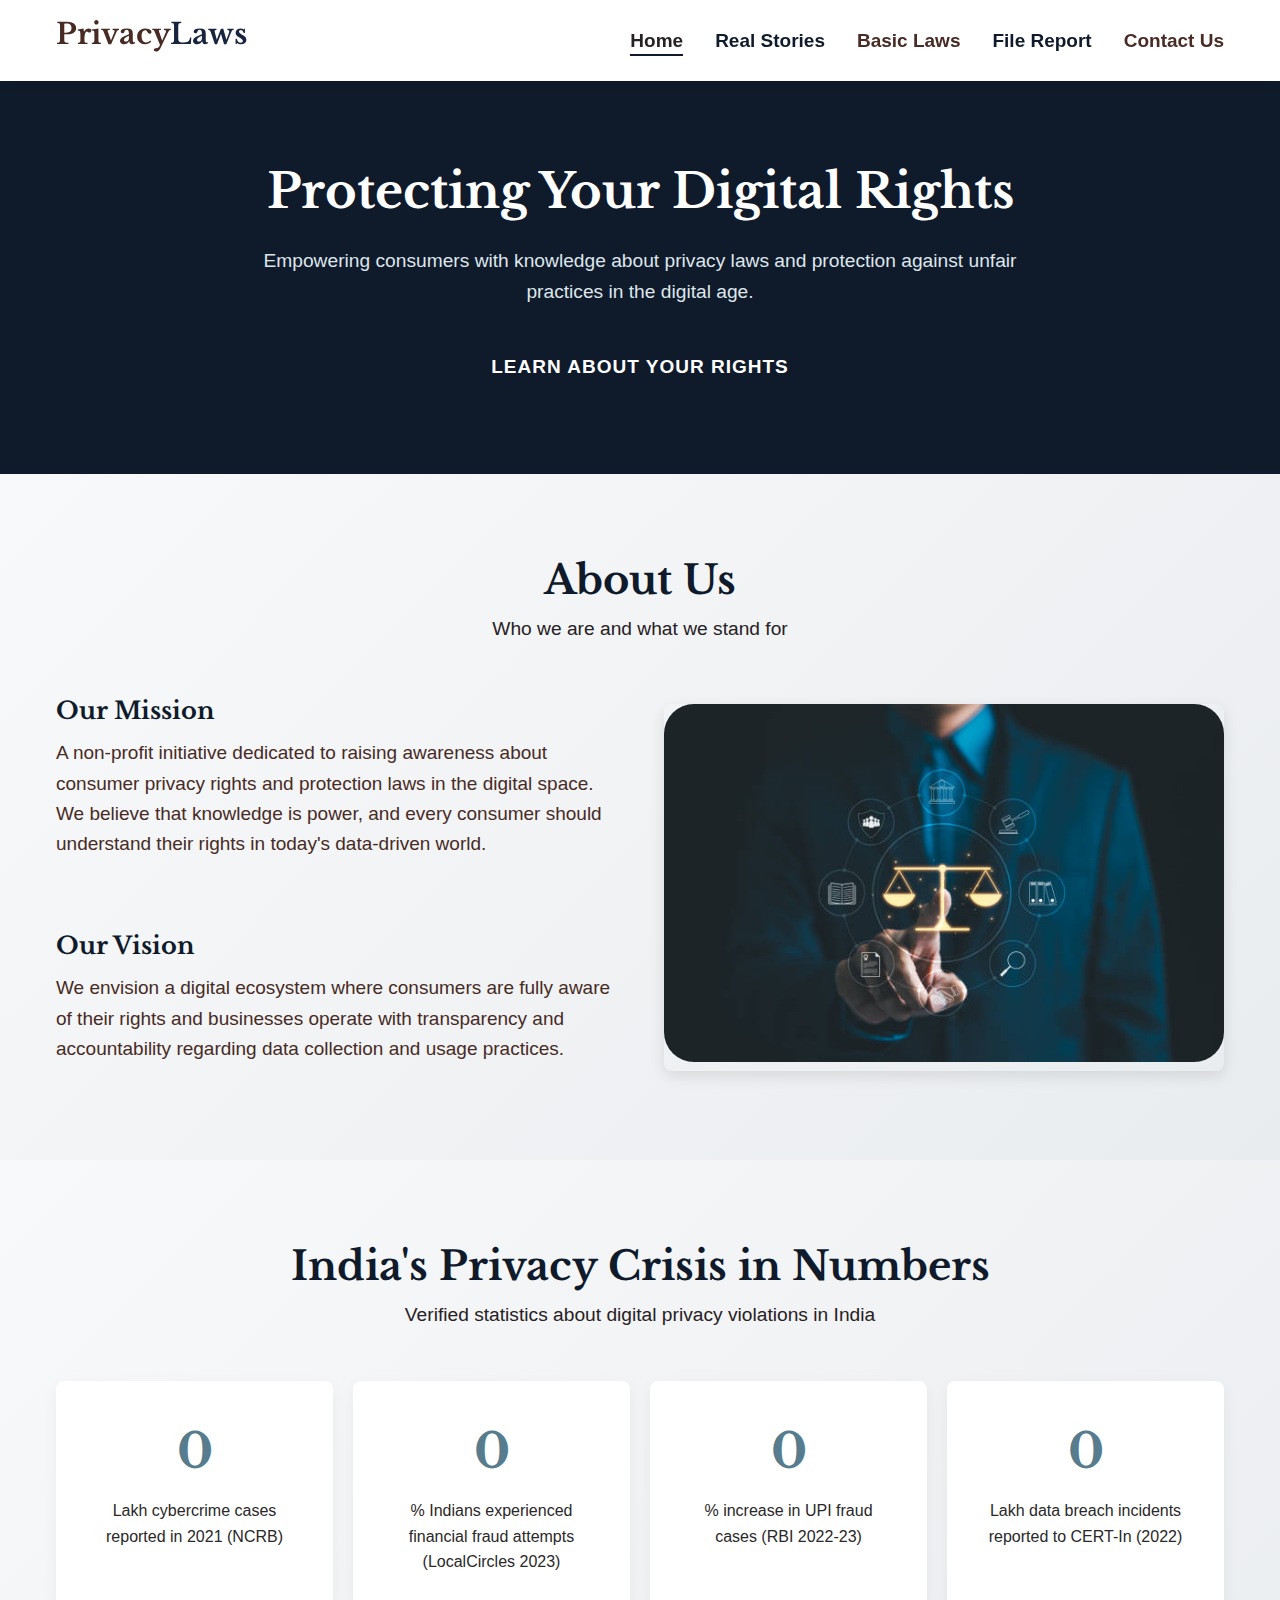
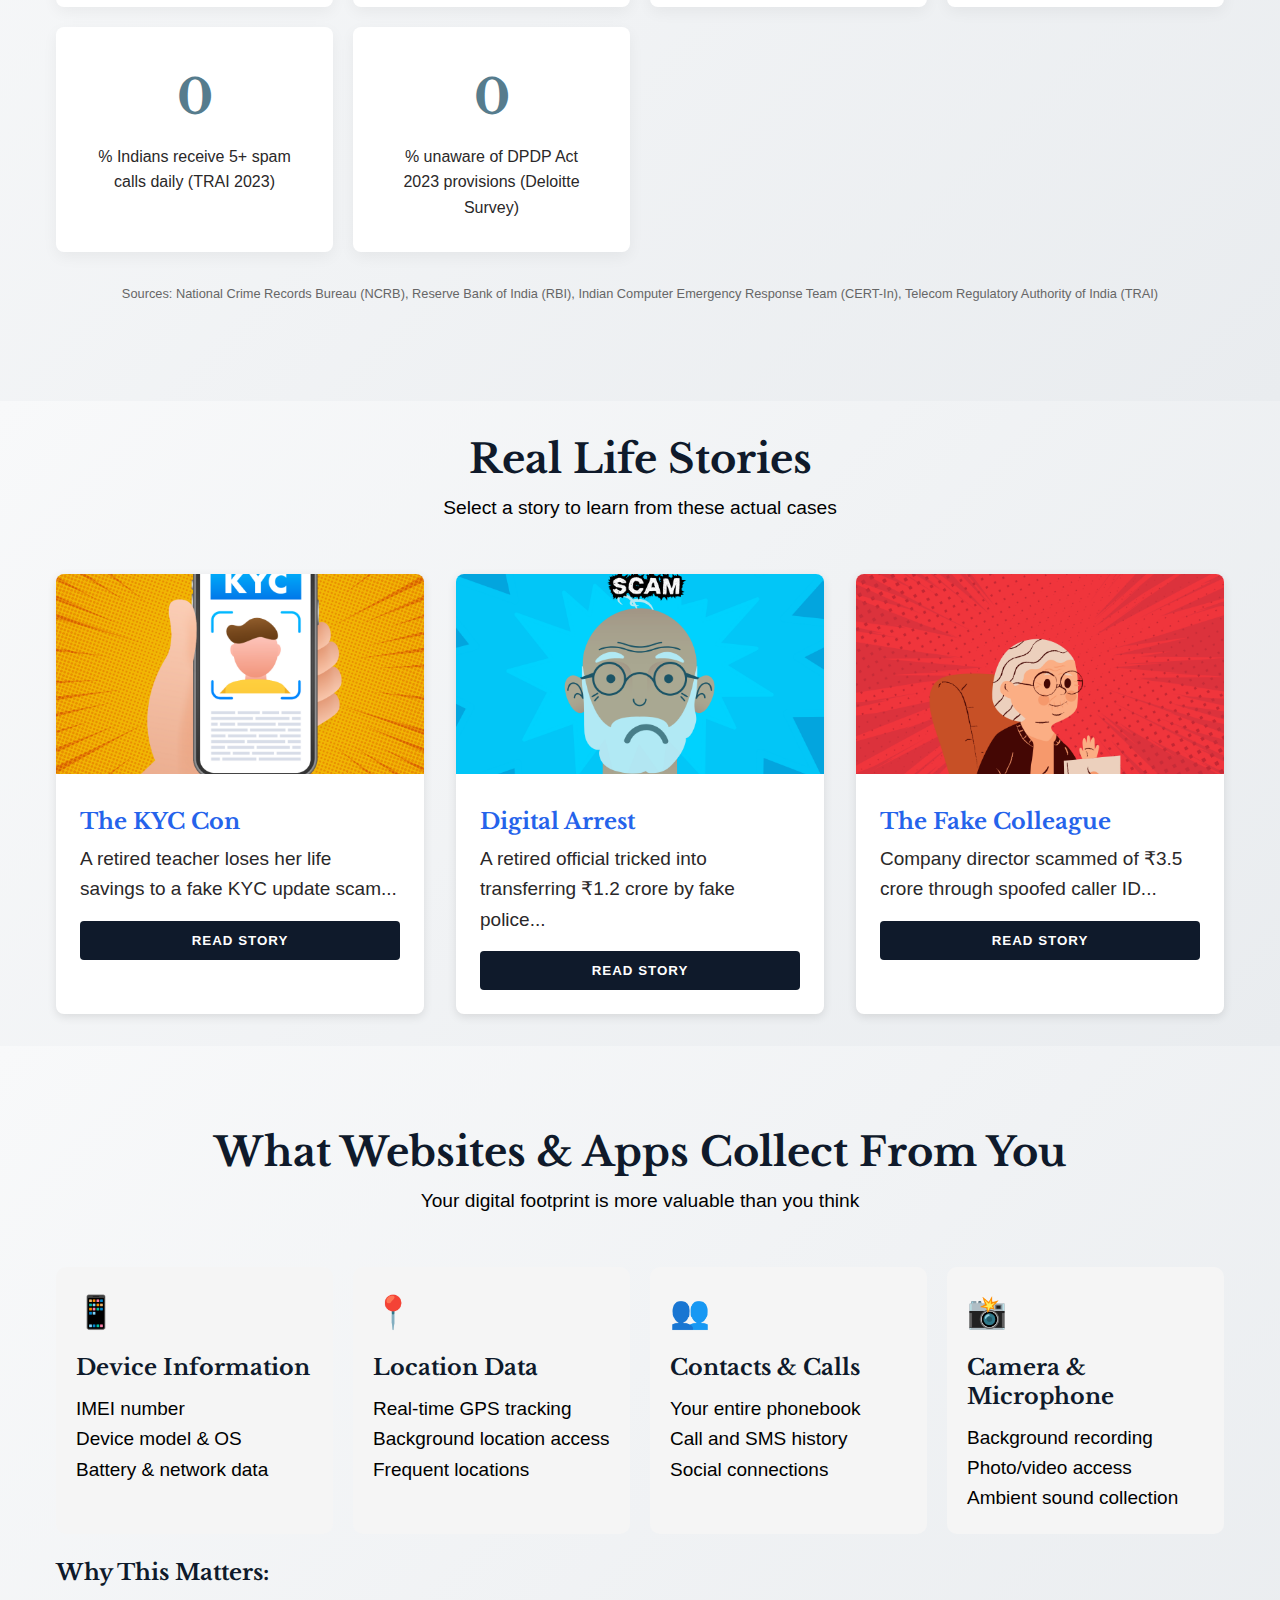
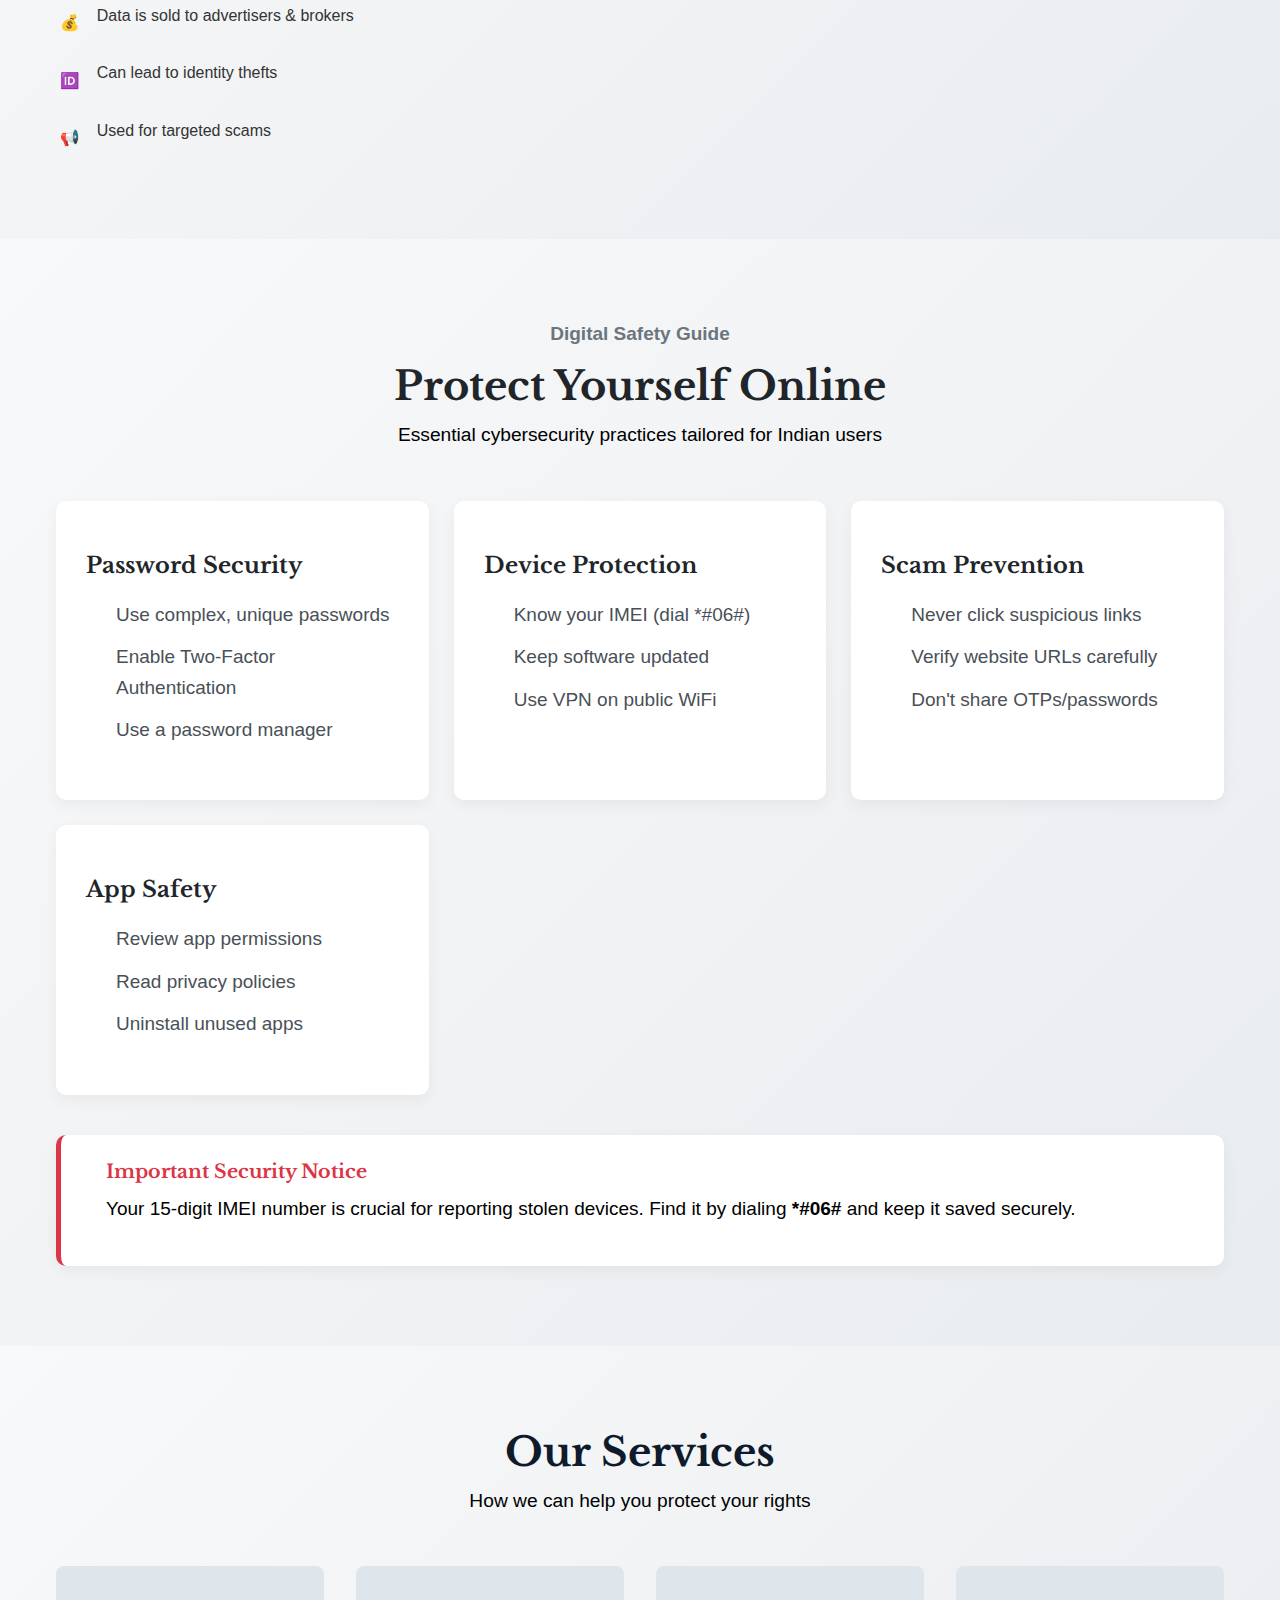
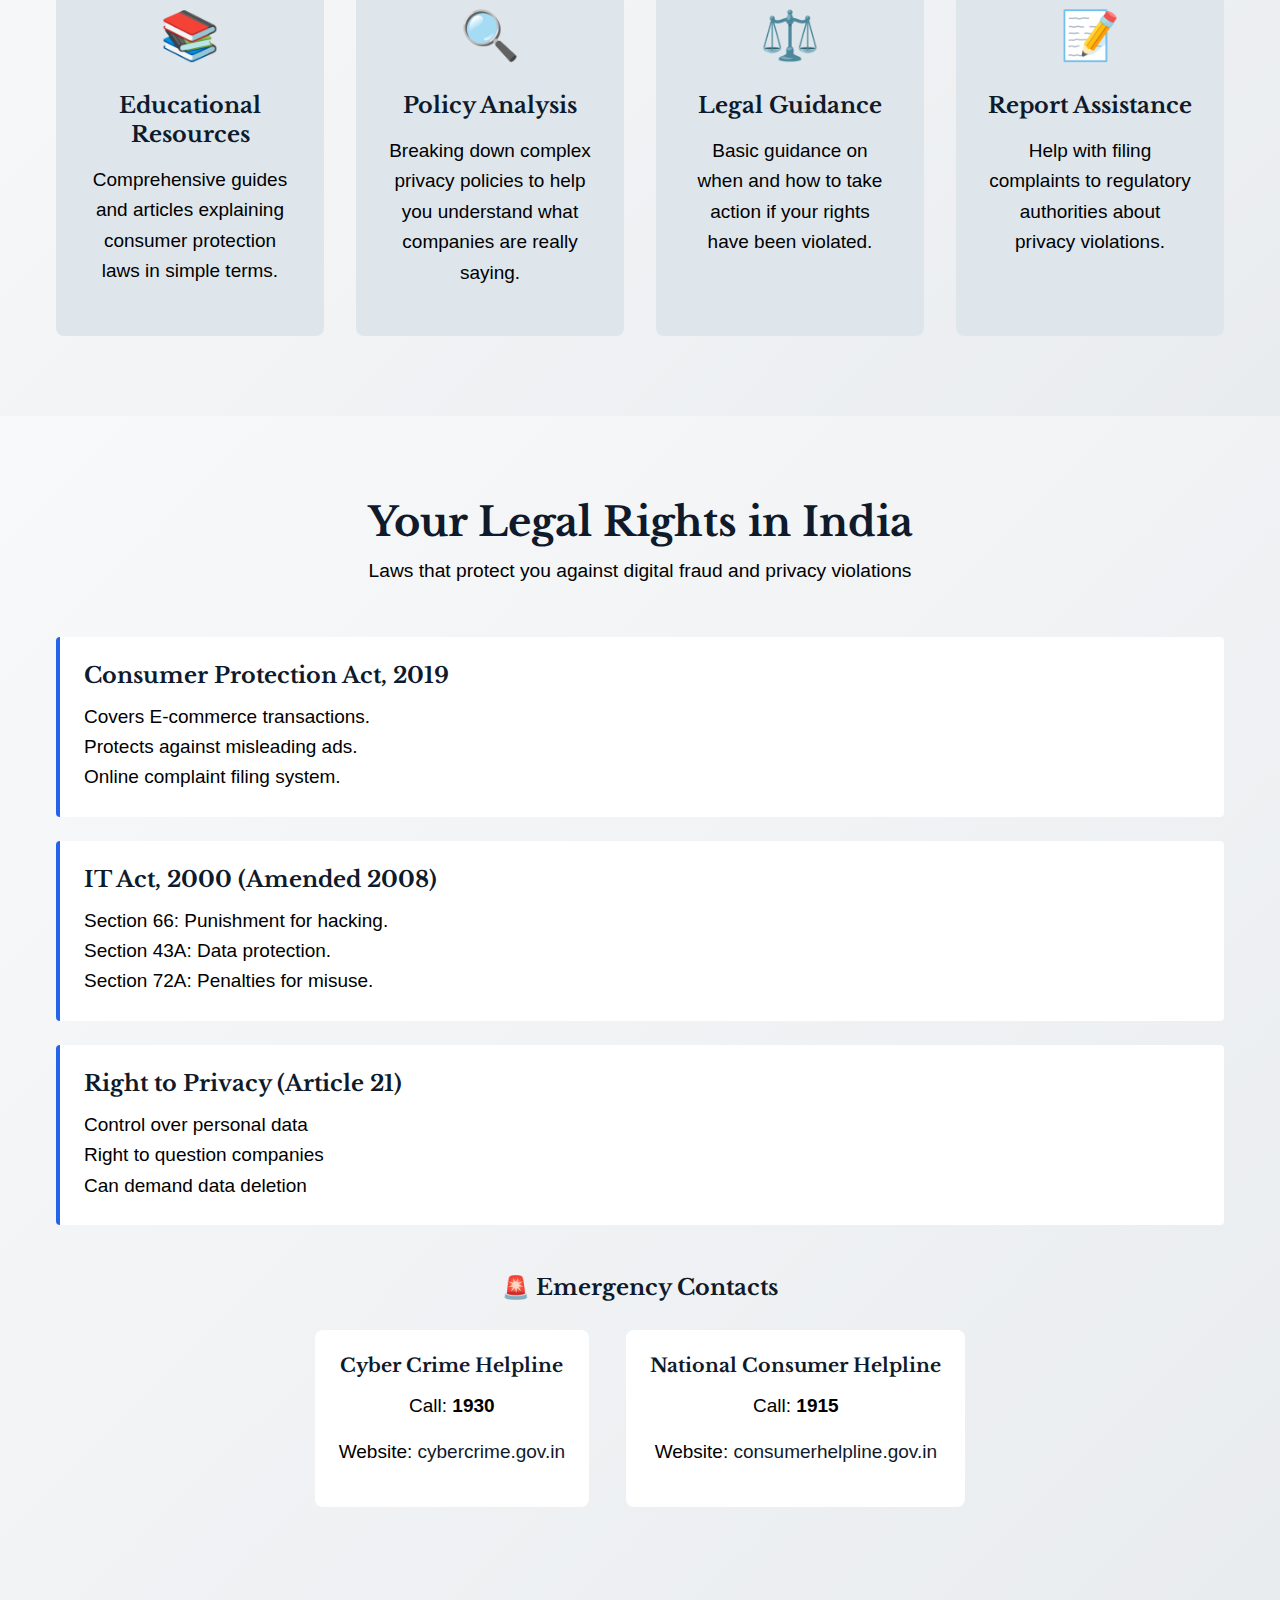
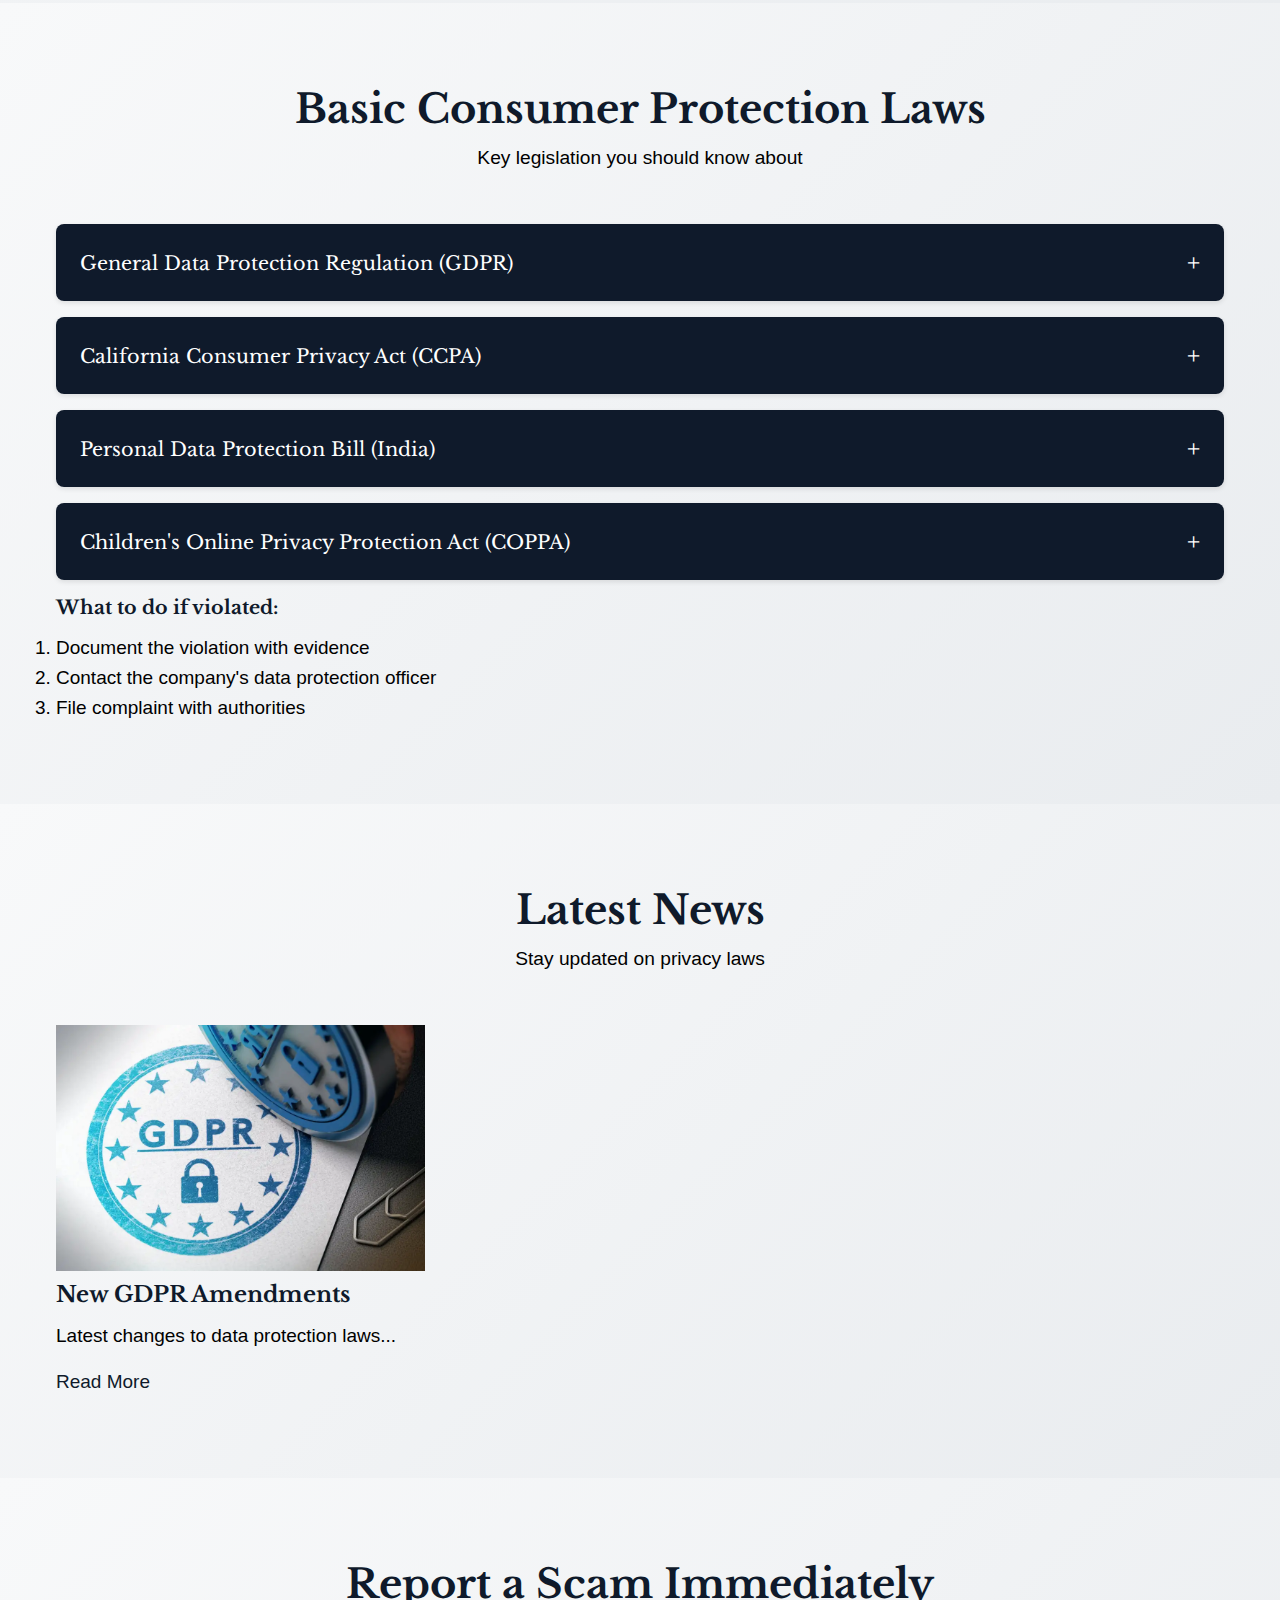
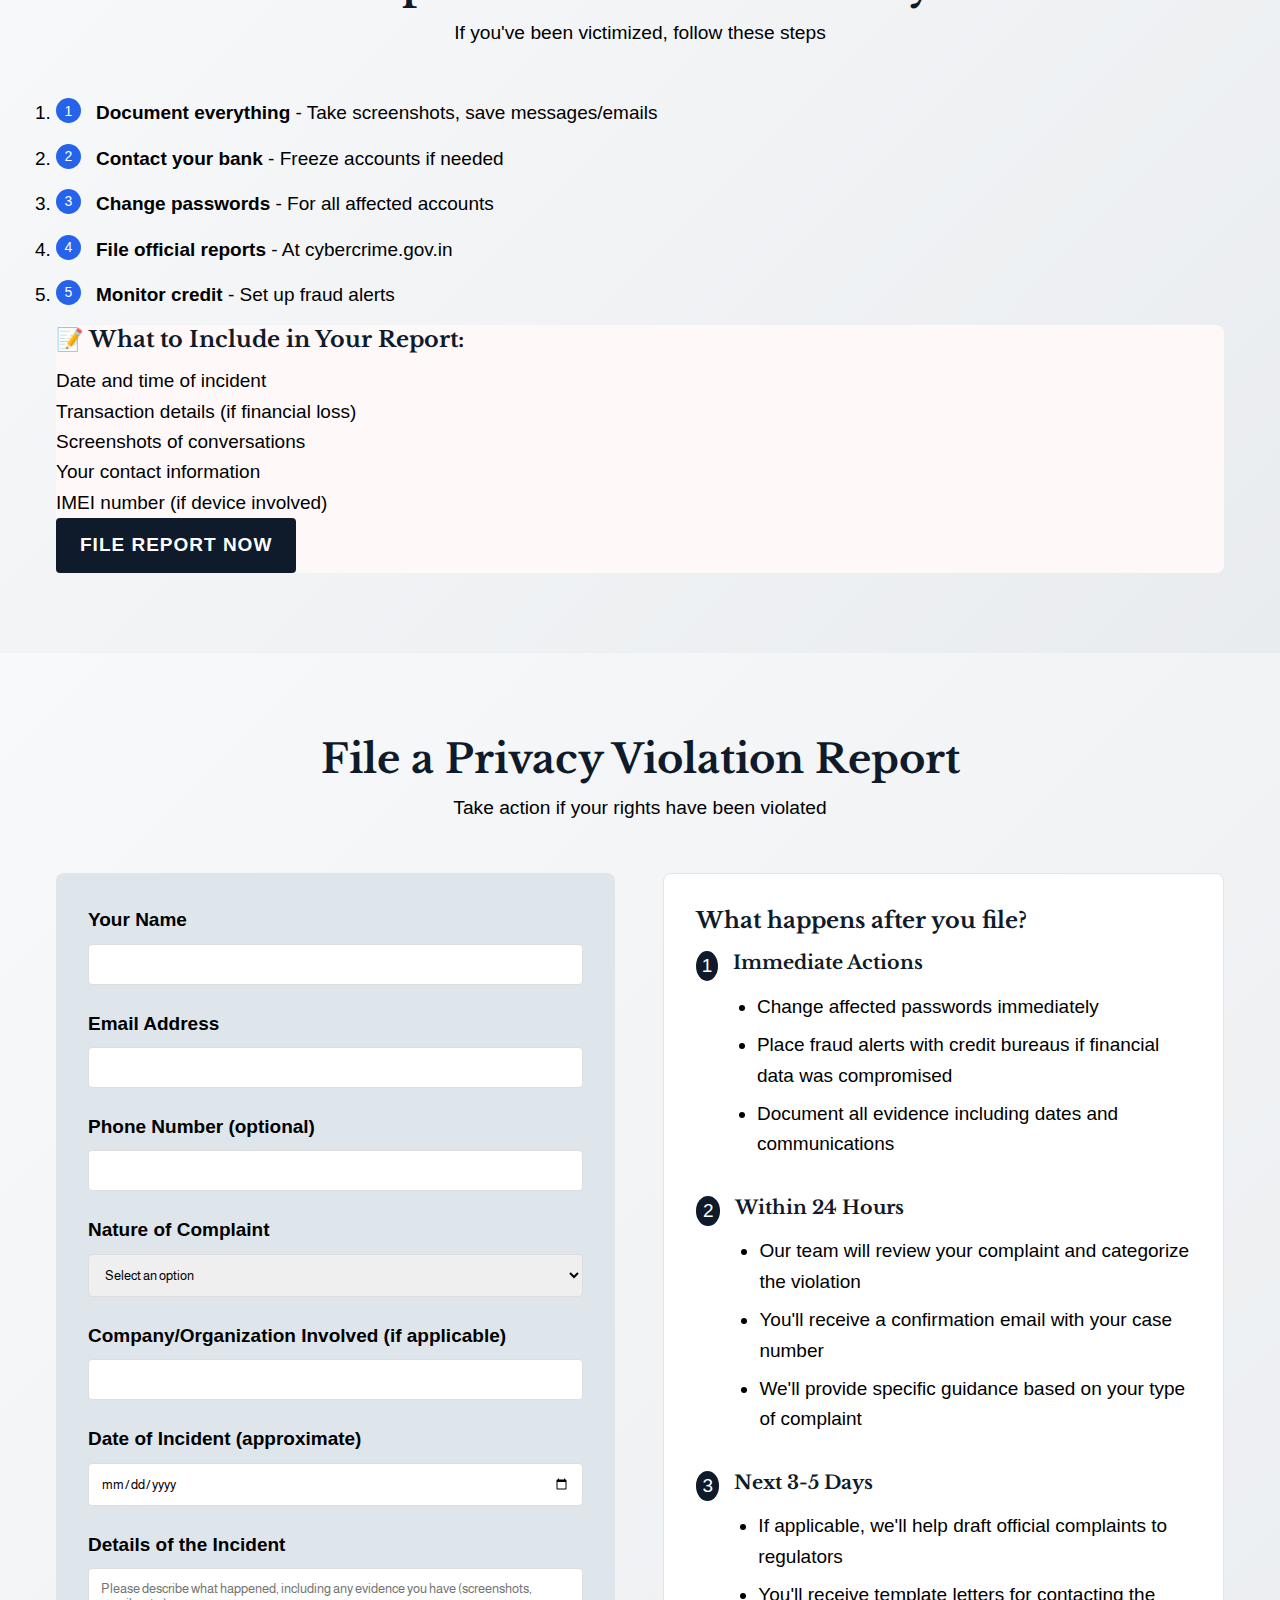
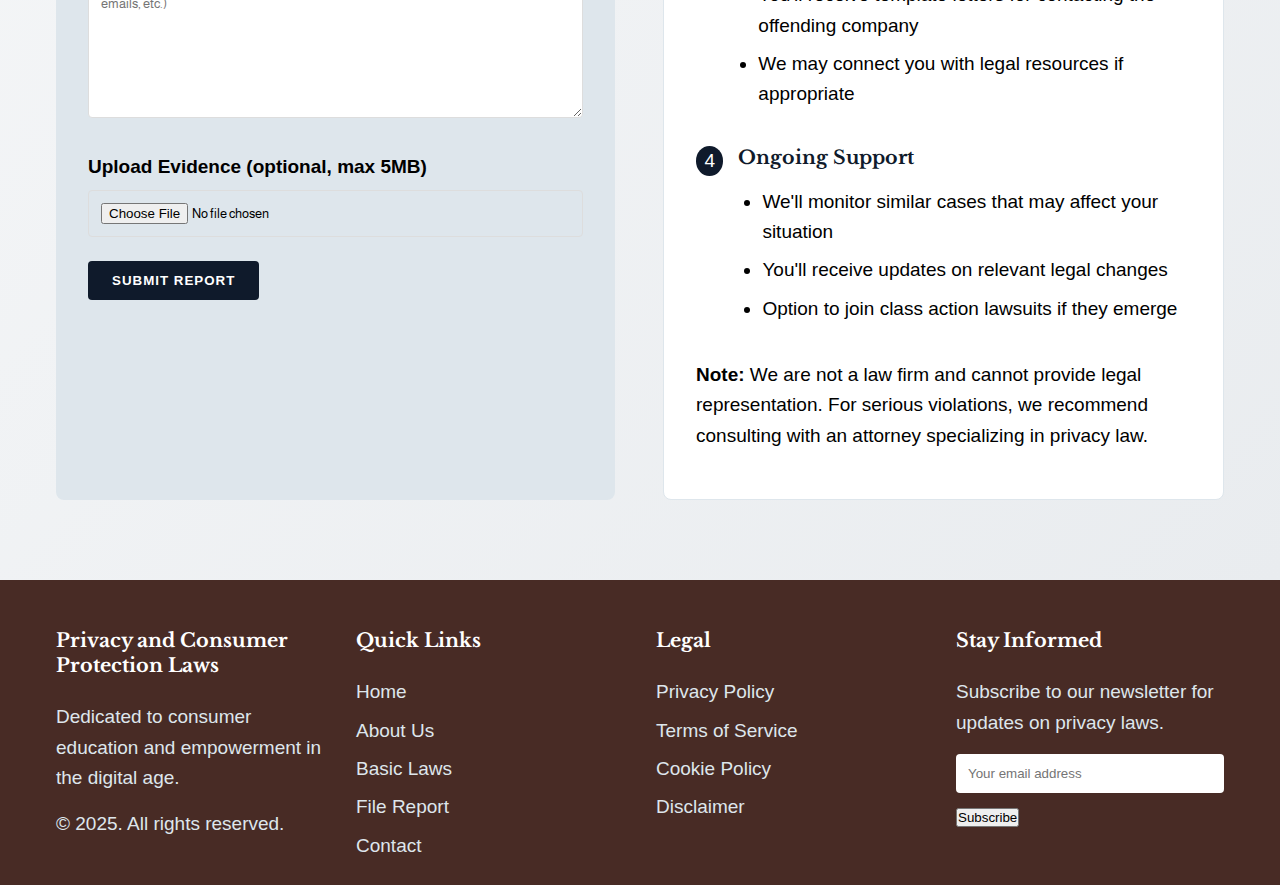
<file: index.html>
<!DOCTYPE html>
<html lang="en">
<head>
    <meta charset="UTF-8">
    <meta name="viewport" content="width=device-width, initial-scale=1.0">
    <!-- <title>PrivacyGuard | Consumer Protection Awareness</title> -->
    <title>Privacy Laws & Consumer Protection Awareness</title>
    <link rel="stylesheet" href="style.css">
    <link rel="preconnect" href="https://fonts.googleapis.com">
    <link rel="preconnect" href="https://fonts.gstatic.com" crossorigin>
    <link href="https://fonts.googleapis.com/css2?family=Libre+Baskerville:wght@400;700&family=Almarai:wght@300;400;700&display=swap" rel="stylesheet">
    <!-- Favicon -->
    <link rel="icon" href="assets/favicon.png">
</head>
<body>
    <!-- Header -->
    <header class="header">
        <div class="container">
            <div class="logo">
                <h1>Privacy<span>Laws</span></h1>
            </div>
            <nav class="nav">
                <ul>
                    <li><a href="#home" class="active" style="color: #272123;">Home</a></li>
                    <li><a href="stories" style="color: #0F1A2B;">Real Stories</a></li>
                    <li><a href="#laws" style="color: #482B25;">Basic Laws</a></li>
                    <li><a href="#report" style="color: #0F1A2B;">File Report</a></li>
                    <li><a href="#contact" style="color: #482B25;">Contact Us</a></li>
                </ul>
            </nav>
            <div class="mobile-menu-btn">
                <span></span>
                <span></span>
                <span></span>
            </div>
        </div>
    </header>

    <!-- Hero Section -->
    <section id="home" class="hero">
        <div class="container">
            <div class="hero-content">
                <h1>Protecting Your Digital Rights</h1>
                <p>Empowering consumers with knowledge about privacy laws and protection against unfair practices in the digital age.</p>
                <a href="#laws" class="btn">Learn About Your Rights</a>
            </div>
        </div>
    </section>

    <!-- About Us Section -->
    <section id="about" class="about section-padding">
        <div class="container">
            <div class="section-header">
                <h2 > About Us </h2>
                <p style="color: #272123;" >Who we are and what we stand for</p>
            </div>
            <div class="about-content">
                <div class="about-text">
                    <h3>Our Mission</h3>
                    <p>A non-profit initiative dedicated to raising awareness about consumer privacy rights and protection laws in the digital space. We believe that knowledge is power, and every consumer should understand their rights in today's data-driven world.</p>
                    <br>
                    <h3>Our Vision</h3>
                    <p>We envision a digital ecosystem where consumers are fully aware of their rights and businesses operate with transparency and accountability regarding data collection and usage practices.</p>
                </div>
                <div class="about-image">
                    <img src="assets/right2.jpg" alt="Privacy Matters" style="border-radius: 30px">
                </div>
            </div>
        </div>
    </section>

    <!-- Quick Stats Section -->
    <section id="stats" class="stats section-padding">
        <div class="container">
            <div class="section-header">
                <h2>India's Privacy Crisis in Numbers</h2>
                <p style="color: #272123;">Verified statistics about digital privacy violations in India</p>
            </div>
            <div class="stats-grid">
                <div class="stat-card">
                    <div class="stat-number" data-count="13">0</div>
                    <div class="stat-label">Lakh cybercrime cases reported in 2021 (NCRB)</div>
                </div>
                <div class="stat-card">
                    <div class="stat-number" data-count="73">0</div>
                    <div class="stat-label">% Indians experienced financial fraud attempts (LocalCircles 2023)</div>
                </div>
                <div class="stat-card">
                    <div class="stat-number" data-count="56">0</div>
                    <div class="stat-label">% increase in UPI fraud cases (RBI 2022-23)</div>
                </div>
                <div class="stat-card">
                    <div class="stat-number" data-count="3.5">0</div>
                    <div class="stat-label">Lakh data breach incidents reported to CERT-In (2022)</div>
                </div>
                <div class="stat-card">
                    <div class="stat-number" data-count="86">0</div>
                    <div class="stat-label">% Indians receive 5+ spam calls daily (TRAI 2023)</div>
                </div>
                <div class="stat-card">
                    <div class="stat-number" data-count="62">0</div>
                    <div class="stat-label">% unaware of DPDP Act 2023 provisions (Deloitte Survey)</div>
                </div>
            </div>
            <div class="stats-source">
                <p>Sources: National Crime Records Bureau (NCRB), Reserve Bank of India (RBI), Indian Computer Emergency Response Team (CERT-In), Telecom Regulatory Authority of India (TRAI)</p>
            </div>
        </div>
    </section>

    <!-- Real Stories Section -->
<section id="stories" class="story-selection section-padding">
    <div class="container">
        <div class="section-header">
            <h2>Real Life Stories</h2>
            <p class="subtitle">Select a story to learn from these actual cases</p>
        </div>

        <div class="story-grid">
            <!-- Story 1 Preview -->
            <div class="story-preview" data-story="1">
                <div class="preview-image">
                    <img src="assets/stories/story1-cover.png" alt="Retired teacher story">
                </div>
                <div class="preview-content">
                    <h3>The KYC Con</h3>
                    <p>A retired teacher loses her life savings to a fake KYC update scam...</p>
                    <button class="btn read-story">Read Story</button>
                </div>
            </div>

            <!-- Story 2 Preview -->
            <div class="story-preview" data-story="2">
                <div class="preview-image">
                    <img src="assets/stories/story2-cover.png" alt="Digital arrest story">
                </div>
                <div class="preview-content">
                    <h3>Digital Arrest</h3>
                    <p>A retired official tricked into transferring ₹1.2 crore by fake police...</p>
                    <button class="btn read-story">Read Story</button>
                </div>
            </div>

            <!-- Story 3 Preview -->
            <div class="story-preview" data-story="3">
                <div class="preview-image">
                    <img src="assets/stories/story3-cover.png" alt="Fake colleague story">
                </div>
                <div class="preview-content">
                    <h3>The Fake Colleague</h3>
                    <p>Company director scammed of ₹3.5 crore through spoofed caller ID...</p>
                    <button class="btn read-story">Read Story</button>
                </div>
            </div>
        </div>
    </div>
</section>

<script>
    document.querySelectorAll('.read-story').forEach(btn => {
        btn.addEventListener('click', function() {
            const storyId = this.closest('.story-preview').dataset.story;
            window.location.href = `story_viewer.html?story=${storyId}`;
        });
    });
</script>




    <!-- Data Collection Section -->
    <section id="data-collection" class="section-padding">
        <div class="container">
            <div class="section-header">
                <h2>What Websites & Apps Collect From You</h2>
                <p>Your digital footprint is more valuable than you think</p>
            </div>
            
            <div class="data-grid">
                <div class="info-card">
                    <div class="info-icon">📱</div>
                    <h3>Device Information</h3>
                    <ul>
                        <li>IMEI number</li>
                        <li>Device model & OS</li>
                        <li>Battery & network data</li>
                    </ul>
                </div>
                
                <div class="info-card">
                    <div class="info-icon">📍</div>
                    <h3>Location Data</h3>
                    <ul>
                        <li>Real-time GPS tracking</li>
                        <li>Background location access</li>
                        <li>Frequent locations</li>
                    </ul>
                </div>
                
                <div class="info-card">
                    <div class="info-icon">👥</div>
                    <h3>Contacts & Calls</h3>
                    <ul>
                        <li>Your entire phonebook</li>
                        <li>Call and SMS history</li>
                        <li>Social connections</li>
                    </ul>
                </div>
                
                <div class="info-card">
                    <div class="info-icon">📸</div>
                    <h3>Camera & Microphone</h3>
                    <ul>
                        <li>Background recording</li>
                        <li>Photo/video access</li>
                        <li>Ambient sound collection</li>
                    </ul>
                </div>
            </div>
            
            <div class="data-risks">
                <h3>Why This Matters:</h3>
                <div class="risk-list">
                  <div class="risk-item">
                    <span class="risk-icon">💰</span>
                    <p>Data is sold to advertisers & brokers</p>
                  </div>
                  <div class="risk-item">
                    <span class="risk-icon">🆔</span>
                    <p>Can lead to identity thefts</p>
                  </div>
                  <div class="risk-item">
                    <span class="risk-icon">📢</span>
                    <p>Used for targeted scams</p>
                  </div>
                </div>
              </div>
            </div>              
        </div>
    </section>




    <!-- Protection Tips Section - Redesigned -->
    <section id="protection" class="section-padding">
        <div class="container">
            <div class="section-header text-center">
                <span class="section-subtitle">Digital Safety Guide</span>
                <h2 class="section-title">Protect Yourself Online</h2>
                <p class="section-description">Essential cybersecurity practices tailored for Indian users</p>
            </div>
            
            <div class="protection-grid">
                <!-- Card 1: Password Security -->
                <div class="protection-card card-hover">
                    <div class="card-icon">
                        <i class="fas fa-lock"></i>
                    </div>
                    <h3>Password Security</h3>
                    <ul class="protection-tips">
                        <li><i class="fas fa-check-circle"></i> Use complex, unique passwords</li>
                        <li><i class="fas fa-check-circle"></i> Enable Two-Factor Authentication</li>
                        <li><i class="fas fa-check-circle"></i> Use a password manager</li>
                    </ul>
                    <!-- <button class="btn-learn-more">Learn More →</button> -->
                </div>
                
                <!-- Card 2: Device Protection -->
                <div class="protection-card card-hover">
                    <div class="card-icon">
                        <i class="fas fa-shield-alt"></i>
                    </div>
                    <h3>Device Protection</h3>
                    <ul class="protection-tips">
                        <li><i class="fas fa-check-circle"></i> Know your IMEI (dial *#06#)</li>
                        <li><i class="fas fa-check-circle"></i> Keep software updated</li>
                        <li><i class="fas fa-check-circle"></i> Use VPN on public WiFi</li>
                    </ul>
                    <!-- <button class="btn-learn-more">Learn More →</button> -->
                </div>
                
                <!-- Card 3: Scam Prevention -->
                <div class="protection-card card-hover">
                    <div class="card-icon">
                        <i class="fas fa-user-shield"></i>
                    </div>
                    <h3>Scam Prevention</h3>
                    <ul class="protection-tips">
                        <li><i class="fas fa-check-circle"></i> Never click suspicious links</li>
                        <li><i class="fas fa-check-circle"></i> Verify website URLs carefully</li>
                        <li><i class="fas fa-check-circle"></i> Don't share OTPs/passwords</li>
                    </ul>
                    <!-- <button class="btn-learn-more">Learn More →</button> -->
                </div>
                
                <!-- Card 4: App Safety -->
                <div class="protection-card card-hover">
                    <div class="card-icon">
                        <i class="fas fa-mobile-alt"></i>
                    </div>
                    <h3>App Safety</h3>
                    <ul class="protection-tips">
                        <li><i class="fas fa-check-circle"></i> Review app permissions</li>
                        <li><i class="fas fa-check-circle"></i> Read privacy policies</li>
                        <li><i class="fas fa-check-circle"></i> Uninstall unused apps</li>
                    </ul>
                    <!-- <button class="btn-learn-more">Learn More →</button> -->
                </div>
            </div>
            
            <!-- IMEI Notice Box -->
            <div class="notice-box important-notice">
                <div class="notice-icon">
                    <i class="fas fa-exclamation-triangle"></i>
                </div>
                <div class="notice-content">
                    <h4>Important Security Notice</h4>
                    <p>Your 15-digit IMEI number is crucial for reporting stolen devices. Find it by dialing <strong>*#06#</strong> and keep it saved securely.</p>
                </div>
            </div>
        </div>
    </section>




    <!-- Services Section -->
    <section id="services" class="services section-padding">
        <div class="container">
            <div class="section-header">
                <h2>Our Services</h2>
                <p>How we can help you protect your rights</p>
            </div>
            <div class="services-grid">
                <div class="service-card">
                    <div class="service-icon">📚</div>
                    <h3>Educational Resources</h3>
                    <p>Comprehensive guides and articles explaining consumer protection laws in simple terms.</p>
                </div>
                <div class="service-card">
                    <div class="service-icon">🔍</div>
                    <h3>Policy Analysis</h3>
                    <p>Breaking down complex privacy policies to help you understand what companies are really saying.</p>
                </div>
                <div class="service-card">
                    <div class="service-icon">⚖️</div>
                    <h3>Legal Guidance</h3>
                    <p>Basic guidance on when and how to take action if your rights have been violated.</p>
                </div>
                <div class="service-card">
                    <div class="service-icon">📝</div>
                    <h3>Report Assistance</h3>
                    <p>Help with filing complaints to regulatory authorities about privacy violations.</p>
                </div>
            </div>
        </div>
    </section>



    <!-- Laws Section -->
    <section id="laws" class="section-padding">
        <div class="container">
            <div class="section-header">
                <h2>Your Legal Rights in India</h2>
                <p>Laws that protect you against digital fraud and privacy violations</p>
            </div>
            
            <div class="laws-grid">
                <div class="law-card">
                    <h3>Consumer Protection Act, 2019</h3>
                    <ul>
                        <li>Covers E-commerce transactions.</li>
                        <li>Protects against misleading ads.</li>
                        <li>Online complaint filing system.</li>
                    </ul>
                </div>
                
                <div class="law-card">
                    <h3>IT Act, 2000 (Amended 2008)</h3>
                    <ul>
                        <li>Section 66: Punishment for hacking.</li>
                        <li>Section 43A: Data protection.</li>
                        <li>Section 72A: Penalties for misuse.</li>
                    </ul>
                </div>
                
                <div class="law-card">
                    <h3>Right to Privacy (Article 21)</h3>
                    <ul>
                        <li>Control over personal data</li>
                        <li>Right to question companies</li>
                        <li>Can demand data deletion</li>
                    </ul>
                </div>
            </div>
            
            <div class="emergency-contacts">
                <h3>🚨 Emergency Contacts</h3>
                <div class="contact-cards">
                    <div class="contact-card">
                        <h4>Cyber Crime Helpline</h4>
                        <p>Call: <strong>1930</strong></p>
                        <p>Website: <a href="https://cybercrime.gov.in" target="_blank">cybercrime.gov.in</a></p>
                    </div>
                    <div class="contact-card">
                        <h4>National Consumer Helpline</h4>
                        <p>Call: <strong>1915</strong></p>
                        <p>Website: <a href="https://consumerhelpline.gov.in" target="_blank">consumerhelpline.gov.in</a></p>
                    </div>
                </div>
            </div>
        </div>
    </section>




    <!-- Basic Laws Section -->
    <section id="laws" class="laws section-padding">
        <div class="container">
            <div class="section-header">
                <h2>Basic Consumer Protection Laws</h2>
                <p>Key legislation you should know about</p>
            </div>
            <div class="laws-accordion">
                <div class="accordion-item">
                    <button class="accordion-btn">General Data Protection Regulation (GDPR)<span>+</span></button>
                    <div class="accordion-content">
                        <p>The GDPR is a regulation in EU law on data protection and privacy in the European Union and the European Economic Area. It also addresses the transfer of personal data outside the EU and EEA areas.</p>
                        <ul>
                            <li>Right to be informed</li>
                            <li>Right of access</li>
                            <li>Right to rectification</li>
                            <li>Right to erasure</li>
                            <li>Right to restrict processing</li>
                        </ul>
                    </div>
                </div>
                <div class="accordion-item">
                    <button class="accordion-btn">California Consumer Privacy Act (CCPA)<span>+</span></button>
                    <div class="accordion-content">
                        <p>The CCPA gives California residents new rights regarding their personal information and imposes various data protection duties on certain entities conducting business in California.</p>
                        <ul>
                            <li>Right to know about personal information collected</li>
                            <li>Right to delete personal information</li>
                            <li>Right to opt-out of sale of personal information</li>
                            <li>Right to non-discrimination for exercising CCPA rights</li>
                        </ul>
                    </div>
                </div>
                <div class="accordion-item">
                    <button class="accordion-btn">Personal Data Protection Bill (India)<span>+</span></button>
                    <div class="accordion-content">
                        <p>India's proposed data protection law that seeks to provide for protection of personal data of individuals and establishes a Data Protection Authority.</p>
                        <ul>
                            <li>Right to confirmation and access</li>
                            <li>Right to correction and erasure</li>
                            <li>Right to data portability</li>
                            <li>Right to be forgotten</li>
                        </ul>
                    </div>
                </div>
                <div class="accordion-item">
                    <button class="accordion-btn">Children's Online Privacy Protection Act (COPPA)<span>+</span></button>
                    <div class="accordion-content">
                        <p>COPPA imposes certain requirements on operators of websites or online services directed to children under 13 years of age, and on operators of other websites or online services that have actual knowledge that they are collecting personal information online from a child under 13.</p>
                        <ul>
                            <li>Parental consent required for data collection</li>
                            <li>Clear privacy policies</li>
                            <li>Limited data retention</li>
                            <li>Security requirements</li>
                        </ul>
                    </div>
                </div>
            </div>
            <div class="legal-action">
                <h4>What to do if violated:</h4>
                <ol>
                    <li>Document the violation with evidence</li>
                    <li>Contact the company's data protection officer</li>
                    <li>File complaint with authorities</li>
                </ol>
            </div>
        </div>
    </section>

    <!-- Blog / News Section -->
    <section id="blog" class="blog section-padding">
        <div class="container">
            <div class="section-header">
                <h2>Latest News</h2>
                <p>Stay updated on privacy laws</p>
            </div>
            <div class="blog-grid">
                <article class="blog-card">
                    <div class="blog-image">
                        <img src="assets/placeholder.png" alt="GDPR Update">
                    </div>
                    <div class="blog-content">
                        <h3>New GDPR Amendments</h3>
                        <p>Latest changes to data protection laws...</p>
                        <a href="#" class="read-more">Read More</a>
                    </div>
                </article>
                <!-- More blog cards -->
            </div>
        </div>
    </section>



    <!-- Report Section -->
    <section id="report" class="section-padding bg-light">
        <div class="container">
            <div class="section-header">
                <h2>Report a Scam Immediately</h2>
                <p>If you've been victimized, follow these steps</p>
            </div>
            
            <div class="report-steps">
                <ol class="interactive-list">
                    <li><strong>Document everything</strong> - Take screenshots, save messages/emails</li>
                    <li><strong>Contact your bank</strong> - Freeze accounts if needed</li>
                    <li><strong>Change passwords</strong> - For all affected accounts</li>
                    <li><strong>File official reports</strong> - At cybercrime.gov.in</li>
                    <li><strong>Monitor credit</strong> - Set up fraud alerts</li>
                </ol>
            </div>
            
            <div class="scam-report-card">
                <h3>📝 What to Include in Your Report:</h3>
                <ul>
                    <li>Date and time of incident</li>
                    <li>Transaction details (if financial loss)</li>
                    <li>Screenshots of conversations</li>
                    <li>Your contact information</li>
                    <li>IMEI number (if device involved)</li>
                </ul>
                <a href="https://cybercrime.gov.in" class="btn" target="_blank">File Report Now</a>
            </div>
        </div>
    </section>



    <!-- File Report Section -->
    <section id="report" class="report section-padding">
        <div class="container">
            <div class="section-header">
                <h2>File a Privacy Violation Report</h2>
                <p>Take action if your rights have been violated</p>
            </div>
            <div class="report-form">
                <form id="complaintForm" enctype="multipart/form-data" method="POST">
                    <div class="form-group">
                        <label for="name">Your Name</label>
                        <input type="text" id="name" name="name" required>
                    </div>
                    <div class="form-group">
                        <label for="email">Email Address</label>
                        <input type="email" id="email" name="email" required>
                    </div>
                    <div class="form-group">
                        <label for="phone">Phone Number (optional)</label>
                        <input type="tel" id="phone" name="phone">
                    </div>
                    <div class="form-group">
                        <label for="issue">Nature of Complaint</label>
                        <select id="issue" name="issue" required>
                            <option value="">Select an option</option>
                            <option value="data-breach">Data Breach</option>
                            <option value="unauthorized-use">Unauthorized Data Use</option>
                            <option value="privacy-violation">Privacy Policy Violation</option>
                            <option value="identity-theft">Identity Theft</option>
                            <option value="financial-fraud">Financial Fraud</option>
                            <option value="other">Other</option>
                        </select>
                    </div>
                    <div class="form-group">
                        <label for="company">Company/Organization Involved (if applicable)</label>
                        <input type="text" id="company" name="company">
                    </div>
                    <div class="form-group">
                        <label for="date">Date of Incident (approximate)</label>
                        <input type="date" id="date" name="date">
                    </div>
                    <div class="form-group">
                        <label for="details">Details of the Incident</label>
                        <textarea id="details" name="details" rows="5" required placeholder="Please describe what happened, including any evidence you have (screenshots, emails, etc.)"></textarea>
                    </div>
                    <div class="form-group">
                        <label for="evidence">Upload Evidence (optional, max 5MB)</label>
                        <input type="file" id="evidence" name="evidence" accept=".jpg,.jpeg,.png,.pdf,.doc,.docx">
                    </div>
                    <div class="form-group">
                        <button type="submit" class="btn">Submit Report</button>
                    </div>
                </form>
                <div class="report-info">
                    <h3>What happens after you file?</h3>
                    <div class="action-steps">
                        <div class="step">
                            <div class="step-number">1</div>
                            <div class="step-content">
                                <h4>Immediate Actions</h4>
                                <ul>
                                    <li>Change affected passwords immediately</li>
                                    <li>Place fraud alerts with credit bureaus if financial data was compromised</li>
                                    <li>Document all evidence including dates and communications</li>
                                </ul>
                            </div>
                        </div>
                        <div class="step">
                            <div class="step-number">2</div>
                            <div class="step-content">
                                <h4>Within 24 Hours</h4>
                                <ul>
                                    <li>Our team will review your complaint and categorize the violation</li>
                                    <li>You'll receive a confirmation email with your case number</li>
                                    <li>We'll provide specific guidance based on your type of complaint</li>
                                </ul>
                            </div>
                        </div>
                        <div class="step">
                            <div class="step-number">3</div>
                            <div class="step-content">
                                <h4>Next 3-5 Days</h4>
                                <ul>
                                    <li>If applicable, we'll help draft official complaints to regulators</li>
                                    <li>You'll receive template letters for contacting the offending company</li>
                                    <li>We may connect you with legal resources if appropriate</li>
                                </ul>
                            </div>
                        </div>
                        <div class="step">
                            <div class="step-number">4</div>
                            <div class="step-content">
                                <h4>Ongoing Support</h4>
                                <ul>
                                    <li>We'll monitor similar cases that may affect your situation</li>
                                    <li>You'll receive updates on relevant legal changes</li>
                                    <li>Option to join class action lawsuits if they emerge</li>
                                </ul>
                            </div>
                        </div>
                    </div>
                    <div class="disclaimer">
                        <p><strong>Note:</strong> We are not a law firm and cannot provide legal representation. For serious violations, we recommend consulting with an attorney specializing in privacy law.</p>
                    </div>
                </div>
            </div>
        </div>
    </section>

    <!-- Contact Us Section -->
    <!-- <section id="contact" class="contact section-padding">
        <div class="container">
            <div class="section-header">
                <h2>Contact Us</h2>
                <p>Get in touch with our team</p>
            </div>
            <div class="contact-content">
                <div class="contact-info">
                    <h3>Our Office</h3>
                    <p><strong>Address:</strong> 123 Privacy Avenue, Digital City, DC 10101</p>
                    <p><strong>Email:</strong> info@privacyguard.org</p>
                    <p><strong>Phone:</strong> +1 (555) 123-4567</p>
                    <p><strong>Hours:</strong> Monday-Friday, 9:00 AM - 5:00 PM</p>
                    <div class="social-links">
                        <a href="#" aria-label="Twitter">🐦</a>
                        <a href="#" aria-label="Facebook">📘</a>
                        <a href="#" aria-label="LinkedIn">🔗</a>
                    </div>
                </div>
                <div class="contact-map">
                    <img src="https://via.placeholder.com/500x300/253551/E0E0DB?text=Map+Location" alt="Office Location Map">
                </div>
            </div>
        </div>
    </section> -->

    <!-- Footer -->
    <footer class="footer">
        <div class="container">
            <div class="footer-content">
                <div class="footer-about">
                    <h3>Privacy and Consumer Protection Laws</h3>
                    <p>Dedicated to consumer education and empowerment in the digital age.</p>
                    <p>© 2025. All rights reserved.</p>
                </div>
                <div class="footer-links">
                    <h3>Quick Links</h3>
                    <ul>
                        <li><a href="#home">Home</a></li>
                        <li><a href="#about">About Us</a></li>
                        <li><a href="#laws">Basic Laws</a></li>
                        <li><a href="#report">File Report</a></li>
                        <li><a href="#contact">Contact</a></li>
                    </ul>
                </div>
                <div class="footer-legal">
                    <h3>Legal</h3>
                    <ul>
                        <li><a href="#">Privacy Policy</a></li>
                        <li><a href="#">Terms of Service</a></li>
                        <li><a href="#">Cookie Policy</a></li>
                        <li><a href="#">Disclaimer</a></li>
                    </ul>
                </div>
                <div class="footer-newsletter">
                    <h3>Stay Informed</h3>
                    <p>Subscribe to our newsletter for updates on privacy laws.</p>
                    <form>
                        <input type="email" placeholder="Your email address">
                        <button type="submit">Subscribe</button>
                    </form>
                </div>
            </div>
        </div>
    </footer>

    <script src="script.js"></script>
</body>
</html>
</file>
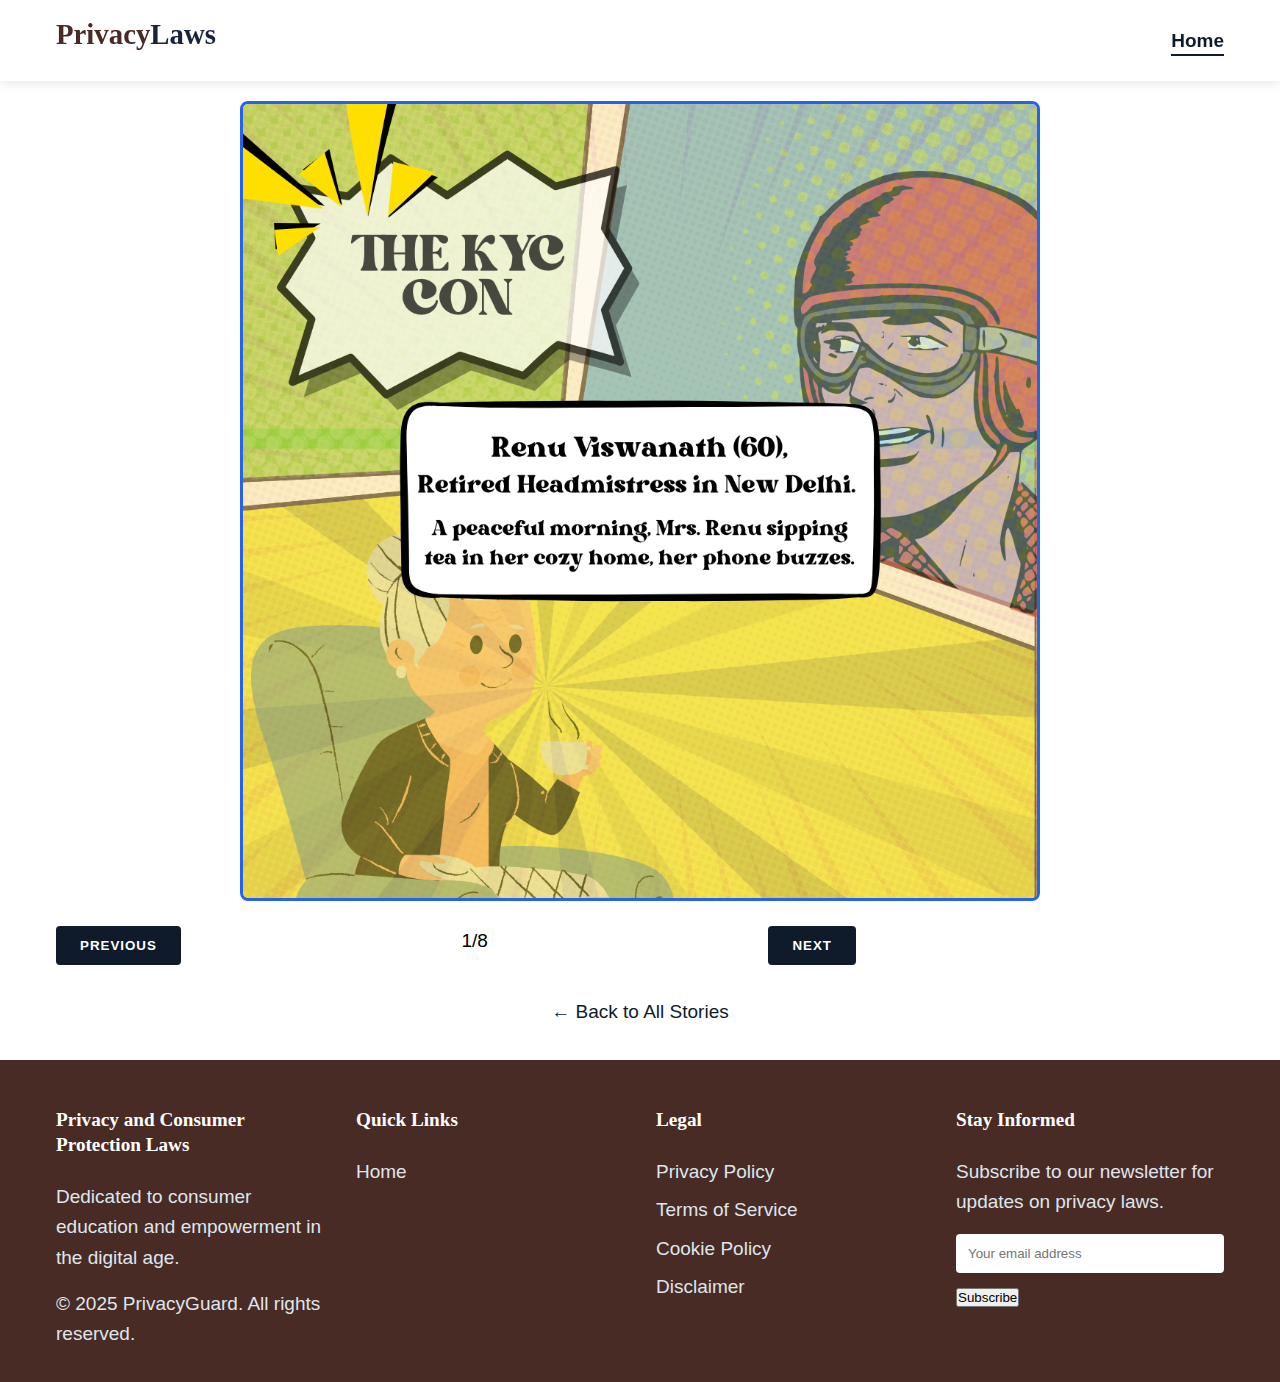
<file: story_viewer.html>
<!DOCTYPE html>
<html lang="en">
<head>
    <meta charset="UTF-8">
    <meta name="viewport" content="width=device-width, initial-scale=1.0">
    <title>PrivacyLaws | Story Viewer</title>
    <link rel="stylesheet" href="style.css">
</head>
<body>
    <!-- Header -->
    <header class="header">
        <div class="container">
            <div class="logo">
                <h1>Privacy<span>Laws</span></h1>
            </div>
            <nav class="nav">
                <ul>
                    <li><a href="index.html" class="active">Home</a></li>
                </ul>
            </nav>
            <div class="mobile-menu-btn">
                <span></span>
                <span></span>
                <span></span>
            </div>
        </div>
    </header>

    <section class="story-viewer">
        <div class="container">
            <h2 class="story-title" id="story-title">Story Title</h2>
            
            <div class="comic-container">
                <img id="comic-image" class="comic-image" src="" alt="Comic panel">
            </div>
            
            <div class="story-nav">
                <button id="prev-btn" class="btn">Previous</button>
                <span id="page-indicator">1/8</span>
                <button id="next-btn" class="btn">Next</button>
            </div>
            
            <a href="index.html" class="back-to-stories">← Back to All Stories</a>

        </div>
    </section>

    <!-- Footer -->
    <footer class="footer">
        <div class="container">
            <div class="footer-content">
                <div class="footer-about">
                    <h3>Privacy and Consumer Protection Laws</h3>
                    <p>Dedicated to consumer education and empowerment in the digital age.</p>
                    <p>© 2025 PrivacyGuard. All rights reserved.</p>
                </div>
                <div class="footer-links">
                    <h3>Quick Links</h3>
                    <ul>
                        <li><a href="index.html">Home</a></li>
                    </ul>
                </div>
                <div class="footer-legal">
                    <h3>Legal</h3>
                    <ul>
                        <li><a href="privacy-policy.html">Privacy Policy</a></li>
                        <li><a href="terms-of-service.html">Terms of Service</a></li>
                        <li><a href="cookie-policy.html">Cookie Policy</a></li>
                        <li><a href="disclaimer.html">Disclaimer</a></li>
                    </ul>
                </div>
                <div class="footer-newsletter">
                    <h3>Stay Informed</h3>
                    <p>Subscribe to our newsletter for updates on privacy laws.</p>
                    <form>
                        <input type="email" placeholder="Your email address">
                        <button type="submit">Subscribe</button>
                    </form>
                </div>
            </div>
        </div>
    </footer>

    <script>
        // Get story ID from URL
        const urlParams = new URLSearchParams(window.location.search);
        const storyId = urlParams.get('story') || '1';
        
        // Story data
        const stories = {
            '1': {
                title: "The KYC Con: How a Retired Teacher Lost Her Savings",
                panels: 8,
                description: "A fake KYC update scam that wiped out a lifetime's savings"
            },
            '2': {
                title: "Digital Arrest: The Fake Police Scam",
                panels: 8,
                description: "Sophisticated impersonation of police officials"
            },
            '3': {
                title: "The Fake Colleague: A ₹3.5 Crore Scam",
                panels: 3,
                description: "Spoofed caller ID used to impersonate a colleague"
            }
        };
        
        // Current panel state
        let currentPanel = 1;
        const totalPanels = stories[storyId].panels;
        
        // DOM elements
        const comicImage = document.getElementById('comic-image');
        const prevBtn = document.getElementById('prev-btn');
        const nextBtn = document.getElementById('next-btn');
        const pageIndicator = document.getElementById('page-indicator');
        const storyTitle = document.getElementById('story-title');
        
        // Set initial state
        storyTitle.textContent = stories[storyId].title;
        updateComicImage();
        updateNavButtons();
        
        // Event listeners
        comicImage.addEventListener('click', nextPanel);
        prevBtn.addEventListener('click', prevPanel);
        nextBtn.addEventListener('click', nextPanel);
        
        // Keyboard navigation
        document.addEventListener('keydown', (e) => {
            if (e.key === 'ArrowLeft') prevPanel();
            if (e.key === 'ArrowRight') nextPanel();
        });
        
        // Functions
        function updateComicImage() {
            comicImage.src = `assets/stories/story${storyId}-panel${currentPanel}.png`;
            comicImage.alt = `Story ${storyId} Panel ${currentPanel}`;
            pageIndicator.textContent = `${currentPanel}/${totalPanels}`;
        }
        
        function updateNavButtons() {
            prevBtn.disabled = currentPanel === 1;
            nextBtn.disabled = currentPanel === totalPanels;
        }
        
        function nextPanel() {
            if (currentPanel < totalPanels) {
                currentPanel++;
                updateComicImage();
                updateNavButtons();
            }
        }
        
        function prevPanel() {
            if (currentPanel > 1) {
                currentPanel--;
                updateComicImage();
                updateNavButtons();
            }
        }
    </script>
</body>
</html>
</file>
<file: style.css>
/* Base Styles */
:root {
    --primary: #0F1A2B;   /* Dark Blue-Grey */
    --secondary: #DEE6EC; /* Muted Blue */
    --bg-light: #DBDAD5;  /* Soft Beige Background */
    --bg-card: #C8D9E6;   /* Light Blue Card Background */
    --white: #FFFFFF;     /* White */
    --base-font-size: 19px;
}


* {
    margin: 0;
    padding: 0;
    box-sizing: border-box;
}

html {
    scroll-behavior: smooth;
}

body {
    font-family: 'Georgia', sans-serif;
    font-size: var(--base-font-size);
    line-height: 1.6;
    color: var(--dark-gray);
    background-color: var(--white);
    /* background: linear-gradient(135deg, #2563EB 0%, #4F46E5 100%); */
}

h1, h2, h3, h4, h5, h6 {
    font-family: 'Libre Baskerville', serif;
    color: var(--primary);
    margin-bottom: 0.75rem;
    line-height: 1.3;
}

p {
    margin-bottom: 1rem;
}

a {
    text-decoration: none;
    color: var(--primary);
    transition: all 0.3s ease;
}

a:hover {
    color: var(--black);
}

ul {
    list-style: none;
}

img {
    max-width: 100%;
    height: auto;
}

.container {
    width: 100%;
    max-width: 1200px;
    margin: 0 auto;
    padding: 0 1rem;
}

.btn {
    display: inline-block;
    background-color: var(--primary);
    color: var(--white);
    padding: 0.75rem 1.5rem;
    border-radius: 4px;
    font-weight: 700;
    text-transform: uppercase;
    letter-spacing: 1px;
    transition: all 0.3s ease;
    border: none;
    cursor: pointer;
}

.btn:hover {
    background-color: var(--dark-gray);
    color: var(--white);
}

.section-padding {
    padding: 5rem 0;
}

.section-header {
    text-align: center;
    margin-bottom: 3rem;
}

.section-header h2 {
    font-size: 2.5rem;
    margin-bottom: 0.5rem;
}

.section-header p {
    color: var(--dark-gray);
    font-size: 1.2rem;
}

/* Header Styles */
.header {
    background-color: var(--white);
    box-shadow: 0 2px 10px rgba(0, 0, 0, 0.1);
    position: fixed;
    width: 100%;
    top: 0;
    left: 0;
    z-index: 1000;
}

.header .container {
    display: flex;
    justify-content: space-between;
    align-items: center;
    padding: 1rem;
}

.logo h1 {
    font-size: 1.8rem;
    color: #482B25;
}

.logo h1 span {
    color: #18243E;
}

.nav ul {
    display: flex;
}

.nav ul li {
    margin-left: 2rem;
}

.nav ul li a {
    font-weight: 700;
    position: relative;
}

.nav ul li a::after {
    content: '';
    position: absolute;
    width: 0;
    height: 2px;
    background-color: var(--primary);
    bottom: -5px;
    left: 0;
    transition: width 0.3s ease;
}

.nav ul li a:hover::after,
.nav ul li a.active::after {
    width: 100%;
}

.mobile-menu-btn {
    display: none;
    flex-direction: column;
    justify-content: space-between;
    width: 30px;
    height: 21px;
    cursor: pointer;
}

.mobile-menu-btn span {
    display: block;
    height: 3px;
    width: 100%;
    background-color: var(--primary);
    border-radius: 3px;
    transition: all 0.3s ease;
}

/* Hero Section */
.hero {
    background-color: var(--primary);
    color: var(--white);
    padding: 10rem 0 5rem;
    text-align: center;
}

.hero-content h1 {
    font-size: 3rem;
    color: var(--white);
    margin-bottom: 1.5rem;
}

.hero-content p {
    font-size: 1.2rem;
    max-width: 800px;
    margin: 0 auto 2rem;
    color: var(--secondary);
}

/* About Section */
.about-content {
    display: flex;
    align-items: center;
    gap: 3rem;
    
}

.about-text {
    flex: 1;
    color: #482B25;
}

.about-text h3 {
    margin-top: 1.5rem;
    font-size: 1.5rem;
}

.about-text h3:first-child {
    margin-top: 0;
}

.about-image {
    flex: 1;
    border-radius: 8px;
    overflow: hidden;
    box-shadow: 0 5px 15px rgba(0, 0, 0, 0.1);
}




/* Stats Section */
.stats {
    background-color: #f8f9fa;
}

.stats-grid {
    display: grid;
    grid-template-columns: repeat(auto-fit, minmax(250px, 1fr));
    gap: 2rem;
    margin-top: 2rem;
}

.stat-card {
    background: white;
    padding: 2rem;
    border-radius: 8px;
    text-align: center;
    box-shadow: 0 5px 15px rgba(0,0,0,0.05);
}

.stat-number {
    font-size: 3rem;
    font-weight: 700;
    color: #567C8D;
    margin-bottom: 0.5rem;
    font-family: 'Libre Baskerville', serif;
}

.stat-label {
    color: #2A2829;
    font-size: 1rem;
}

.stats-source {
    margin-top: 2rem;
    font-size: 0.8rem;
    color: #666;
    text-align: center;
}

@media (max-width: 768px) {
    .stats-grid {
        grid-template-columns: 1fr 1fr;
    }
}

@media (max-width: 480px) {
    .stats-grid {
        grid-template-columns: 1fr;
    }
}




/* Services Section */
.services-grid {
    display: grid;
    grid-template-columns: repeat(auto-fit, minmax(250px, 1fr));
    gap: 2rem;
}

.service-card {
    background-color: var(--secondary);
    padding: 2rem;
    border-radius: 8px;
    text-align: center;
    transition: transform 0.3s ease;
}

.service-card:hover {
    transform: translateY(-10px);
}

.service-icon {
    font-size: 3rem;
    margin-bottom: 1rem;
}

.service-card h3 {
    margin-bottom: 1rem;
}

/* Laws Section */
.laws {
    background-color: var(--secondary);
}

.accordion-item {
    margin-bottom: 1rem;
    border-radius: 8px;
    overflow: hidden;
    box-shadow: 0 2px 5px rgba(0, 0, 0, 0.1);
}

.accordion-btn {
    width: 100%;
    text-align: left;
    background-color: var(--primary);
    color: var(--white);
    padding: 1.5rem;
    border: none;
    font-family: 'Libre Baskerville', serif;
    font-size: 1.2rem;
    cursor: pointer;
    display: flex;
    justify-content: space-between;
    align-items: center;
}

.accordion-btn span {
    font-size: 1.5rem;
}

.accordion-content {
    background-color: var(--white);
    max-height: 0;
    overflow: hidden;
    transition: max-height 0.3s ease;
}

.accordion-content p,
.accordion-content ul {
    padding: 0 1.5rem;
}

.accordion-content ul {
    padding-left: 2rem;
    margin: 1rem 0;
}

.accordion-content ul li {
    list-style-type: disc;
    margin-bottom: 0.5rem;
}

.accordion-content.active {
    max-height: 500px;
    padding: 1.5rem;
}

/* Report Section */
.report-form {
    display: flex;
    gap: 3rem;
}

.report-form form {
    flex: 1;
    background-color: var(--secondary);
    padding: 2rem;
    border-radius: 8px;
}

.form-group {
    margin-bottom: 1.5rem;
}

.form-group label {
    display: block;
    margin-bottom: 0.5rem;
    font-weight: 700;
}

.form-group input,
.form-group select,
.form-group textarea {
    width: 100%;
    padding: 0.75rem;
    border: 1px solid #ddd;
    border-radius: 4px;
    font-family: 'Almarai', sans-serif;
}

.form-group textarea {
    resize: vertical;
    min-height: 150px;
}

.report-info {
    flex: 1;
    padding: 2rem;
    background-color: var(--white);
    border: 1px solid var(--secondary);
    border-radius: 8px;
}

.report-info h3 {
    margin-bottom: 1rem;
}

.report-info ul {
    margin: 1rem 0;
    padding-left: 1.5rem;
}

.report-info ul li {
    list-style-type: disc;
    margin-bottom: 0.5rem;
}

/* Contact Section */
.contact-content {
    display: flex;
    gap: 3rem;
}

.contact-info {
    flex: 1;
}

.contact-info p {
    margin-bottom: 1rem;
}

.social-links {
    margin-top: 2rem;
}

.social-links a {
    display: inline-block;
    margin-right: 1rem;
    font-size: 1.5rem;
}

.contact-map {
    flex: 1;
    border-radius: 8px;
    overflow: hidden;
    box-shadow: 0 5px 15px rgba(0, 0, 0, 0.1);
}

/* Footer */
.footer {
    background-color: #482B25;
    color: var(--secondary);
    padding: 3rem 0 1rem;
}

.footer-content {
    display: grid;
    grid-template-columns: repeat(auto-fit, minmax(200px, 1fr));
    gap: 2rem;
}

.footer h3 {
    color: var(--white);
    margin-bottom: 1.5rem;
    font-size: 1.2rem;
}

.footer p,
.footer a {
    color: var(--secondary);
}

.footer a:hover {
    color: var(--white);
}

.footer ul li {
    margin-bottom: 0.5rem;
}

.footer-newsletter input {
    width: 100%;
    padding: 0.75rem;
    margin-bottom: 0.5rem;
    border: none;
    border-radius: 4px;
}

/* Responsive Styles */
@media (max-width: 992px) {
    .about-content,
    .report-form,
    .contact-content {
        flex-direction: column;
    }
    
    .about-image,
    .report-info,
    .contact-map {
        margin-top: 2rem;
    }
}

@media (max-width: 768px) {
    .nav {
        position: fixed;
        top: 80px;
        left: -100%;
        width: 100%;
        height: calc(100vh - 80px);
        background-color: var(--white);
        transition: all 0.3s ease;
    }
    
    .nav.active {
        left: 0;
    }
    
    .nav ul {
        flex-direction: column;
        padding: 2rem;
    }
    
    .nav ul li {
        margin: 1rem 0;
    }
    
    .mobile-menu-btn {
        display: flex;
    }
    
    .mobile-menu-btn.active span:nth-child(1) {
        transform: rotate(45deg) translate(5px, 5px);
    }
    
    .mobile-menu-btn.active span:nth-child(2) {
        opacity: 0;
    }
    
    .mobile-menu-btn.active span:nth-child(3) {
        transform: rotate(-45deg) translate(7px, -6px);
    }
    
    .hero-content h1 {
        font-size: 2.5rem;
    }
    
    .section-header h2 {
        font-size: 2rem;
    }
}

@media (max-width: 576px) {
    .hero-content h1 {
        font-size: 2rem;
    }
    
    .section-padding {
        padding: 3rem 0;
    }
}

/* Stats */
.stats-grid {
    display: grid;
    grid-template-columns: repeat(4, 1fr);
    gap: 20px;
}

/* Prevention Tabs */
.tab-content {
    display: none;
}
.tab-content.active {
    display: block;
}

/* Stories */
.story-slider {
    position: relative;
}
.story-card {
    display: none;
}
.story-card.active {
    display: block;
}

/* Blog */
.blog-grid {
    display: grid;
    grid-template-columns: repeat(3, 1fr);
    gap: 30px;
}

/* Action Steps */
.step {
    display: flex;
    gap: 15px;
    margin-bottom: 20px;
}
.step-number {
    background: var(--primary);
    color: white;
    border-radius: 50%;
    width: 30px;
    height: 30px;
    display: flex;
    align-items: center;
    justify-content: center;
}





.protection-tip {
    position: relative;
    padding-left: 30px;
}
.protection-tip:before {
    content: "🛡️";
    position: absolute;
    left: 0;
}
.law-card {
    border-left: 4px solid #2563EB;
}
.scam-report-card {
    background-color: #fff8f8;
    border-radius: 8px;
}
.interactive-list {
    counter-reset: step-counter;
}
.interactive-list li {
    position: relative;
    padding-left: 40px;
    margin-bottom: 15px;
}
.interactive-list li:before {
    counter-increment: step-counter;
    content: counter(step-counter);
    position: absolute;
    left: 0;
    background: #2563EB;
    color: white;
    width: 25px;
    height: 25px;
    border-radius: 50%;
    display: flex;
    align-items: center;
    justify-content: center;
    font-size: 14px;
}








.bg-light {
    background-color: #f8f9fa;
}

.info-icon {
    font-size: 2rem;
    margin-bottom: 1rem;
}

.protection-tip {
    margin-bottom: 0.5rem;
    padding-left: 1.5rem;
    position: relative;
}

.protection-tip:before {
    content: "•";
    position: absolute;
    left: 0;
    color: #2563EB;
    font-weight: bold;
}

.law-card {
    background: white;
    padding: 1.5rem;
    margin-bottom: 1.5rem;
    border-radius: 4px;
}

.emergency-contacts {
    margin-top: 3rem;
    text-align: center;
}

.contact-card {
    background: #fff;
    padding: 1.5rem;
    border-radius: 8px;
    margin: 1rem;
    display: inline-block;
    min-width: 250px;
}

.btn-outline {
    background: transparent;
    border: 2px solid #2563EB;
    color: #2563EB;
    margin-left: 1rem;
}

/* Responsive adjustments */
@media (max-width: 768px) {
    .hero-buttons .btn {
        display: block;
        width: 100%;
        margin-bottom: 1rem;
        margin-left: 0;
    }
}

.data-grid {
    display: grid;
    grid-template-columns: repeat(4, 1fr);
    gap: 20px;
}

.info-card {
    padding: 20px;
    border-radius: 10px;
    background: whitesmoke;
    box-shadow: 0 4px 8px rgba(0,0,0,0.1) 0.3s;
    transition: transform 0.3s ease;
    margin-bottom: 1.5rem;
}

.info-card:hover {
    transform: translateY(-5px);
    box-shadow: 0 10px 20px rgba(0,0,0,0.1);
}

.info-icon {
    font-size: 2rem;
    margin-bottom: 15px;
}

/* Responsive adjustments */
@media (max-width: 1024px) {
    .data-grid {
        grid-template-columns: repeat(2, 1fr);
    }
}

@media (max-width: 600px) {
    .data-grid {
        grid-template-columns: 1fr;
    }
}

.risk-list {
    display: flex;
    flex-direction: column;
    gap: 1rem;
    margin-top: 1rem;
  }
  
  .risk-item {
    display: flex;
    align-items: center;
    gap: 0.8rem;
    font-size: 1rem;
    color: #333;
  }
  
  .risk-icon {
    font-size: 1.4rem;
    line-height: 1;
    transform: scale(0.7);
  }
  

/* Protection Section Styling */
.section-padding {
    padding: 80px 0;
    background: linear-gradient(135deg, #f8f9fa 0%, #e9ecef 100%);
}

.section-header {
    margin-bottom: 50px;
}

.section-subtitle {
    display: block;
    color: #6c757d;
    font-weight: 600;
    margin-bottom: 10px;
}

.section-title {
    font-size: 2.5rem;
    color: #212529;
    margin-bottom: 15px;
}

.section-description {
    color: #6c757d;
    max-width: 700px;
    margin: 0 auto;
}

.protection-grid {
    display: grid;
    grid-template-columns: repeat(auto-fit, minmax(280px, 1fr));
    gap: 25px;
    margin-bottom: 40px;
}

.protection-card {
    background: white;
    border-radius: 10px;
    padding: 30px;
    box-shadow: 0 5px 15px rgba(0,0,0,0.05);
    transition: transform 0.3s ease, box-shadow 0.3s ease;
}

.card-hover:hover {
    transform: translateY(-5px);
    box-shadow: 0 10px 25px rgba(0,0,0,0.1);
}

.card-icon {
    font-size: 2.5rem;
    color: #0d6efd;
    margin-bottom: 20px;
}

.protection-card h3 {
    font-size: 1.4rem;
    margin-bottom: 20px;
    color: #212529;
}

.protection-tips {
    list-style: none;
    padding: 0;
    margin-bottom: 25px;
}

.protection-tips li {
    margin-bottom: 12px;
    padding-left: 30px;
    position: relative;
    color: #495057;
}

.protection-tips i {
    position: absolute;
    left: 0;
    color: #0d6efd;
}

.btn-learn-more {
    background: transparent;
    color: #0d6efd;
    border: none;
    font-weight: 600;
    padding: 0;
    cursor: pointer;
}

.notice-box {
    display: flex;
    background: white;
    border-radius: 10px;
    padding: 25px;
    box-shadow: 0 5px 15px rgba(0,0,0,0.05);
    align-items: center;
}

.important-notice {
    border-left: 5px solid #dc3545;
}

.notice-icon {
    font-size: 2rem;
    color: #dc3545;
    margin-right: 20px;
}

.notice-content h4 {
    color: #dc3545;
    margin-bottom: 10px;
}

.notice-content a {
    color: #0d6efd;
    text-decoration: none;
    font-weight: 600;
}
































































/* Stories */
/* Comic Story Page */
.story-viewer {
    display: flex;
    flex-direction: column;
    align-items: center;
    padding: 2rem 0;
    min-height: 80vh;
}
.comic-container {
    max-width: 800px;
    margin: 0 auto;
    position: relative;
}
.comic-image {
    width: 100%;
    cursor: pointer;
    border: 3px solid #2563EB;
    border-radius: 8px;
}
.story-nav {
    display: flex;
    justify-content: space-between;
    width: 100%;
    max-width: 800px;
    margin-top: 1rem;
}
.story-title {
    text-align: center;
    margin-bottom: 2rem;
    color: #2563EB;
}
.back-to-stories {
    display: block;
    text-align: center;
    margin-top: 2rem;
}

/* Story Selection Page */
.story-selection {
    flex: 1;
    padding: 2rem 0;
}

.story-grid {
    display: grid;
    grid-template-columns: repeat(auto-fit, minmax(300px, 1fr));
    gap: 2rem;
    margin-top: 2rem;
    align-items: stretch;
}

.story-preview {
    background: white;
    border-radius: 8px;
    overflow: hidden;
    box-shadow: 0 3px 10px rgba(0,0,0,0.1);
    transition: transform 0.3s;
    display: flex;
    flex-direction: column;
    justify-content: space-between;
    height: 100%;
}

.story-preview:hover {
    transform: translateY(-5px);
}

.preview-image img {
    width: 100%;
    height: 200px;
    object-fit: cover;
}

.preview-content {
    padding: 1.5rem;
    display: flex;
    flex-direction: column;
    flex-grow: 1;
}

.preview-content h3 {
    color: #2563EB;
    margin-bottom: 0.5rem;
}

.preview-content p {
    margin-bottom: 1rem;
    color: #2A2829;
}

.read-story {
    width: 100%;
}

/* Responsive */
@media (max-width: 768px) {
    .story-grid {
        grid-template-columns: 1fr;
    }
}
</file>
